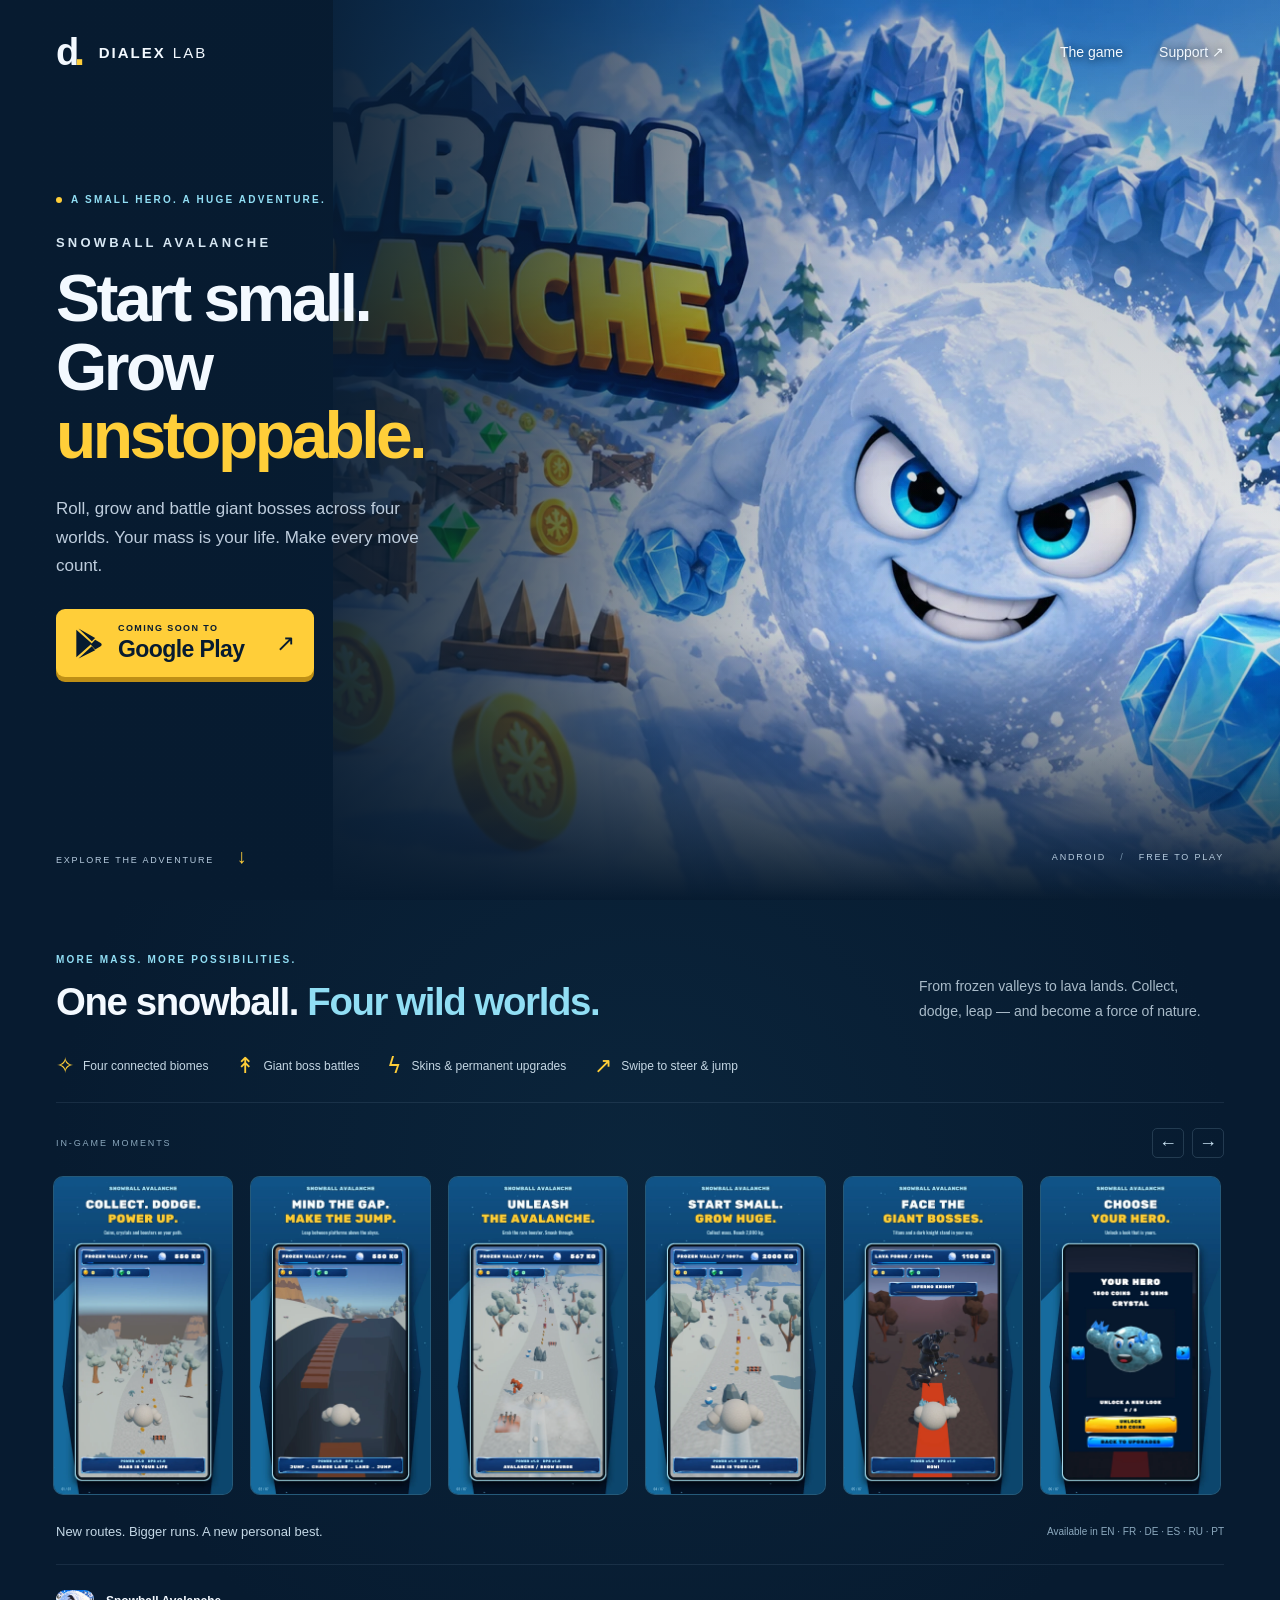
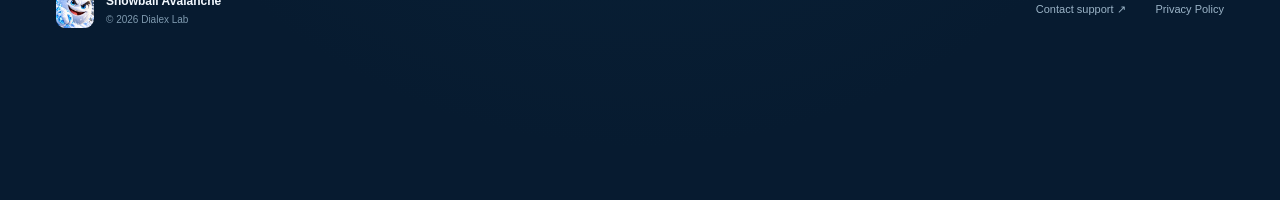
<file: index.html>
<!doctype html>
<html lang="en">
<head>
  <meta charset="UTF-8">
  <meta name="viewport" content="width=device-width, initial-scale=1">
  <meta name="theme-color" content="#071b30">
  <title>Snowball Avalanche — Roll. Grow. Take on giants.</title>
  <meta name="description" content="Start small. Grow unstoppable. Roll, jump and battle giant bosses across four worlds in Snowball Avalanche, an Android game by Dialex Lab.">
  <link rel="canonical" href="https://snowball.dialex.chat/">
  <meta property="og:title" content="Snowball Avalanche">
  <meta property="og:description" content="Roll, grow and battle giant bosses across four worlds. Coming soon to Google Play.">
  <meta property="og:type" content="website">
  <meta property="og:url" content="https://snowball.dialex.chat/">
  <meta property="og:image" content="https://snowball.dialex.chat/assets/hero.webp">
  <meta name="twitter:card" content="summary_large_image">
  <link rel="icon" href="assets/favicon.png" type="image/png">
  <link rel="stylesheet" href="styles.css">
  <script src="script.js" defer></script>
</head>
<body>
  <a class="skip-link" href="#adventure">Skip to game details</a>
  <main>
    <section class="hero" aria-labelledby="game-title">
      <div class="hero-art"><img src="assets/hero.webp" alt="Snowball Avalanche: a snowball hero races through an icy valley with a giant ice titan behind him" width="1672" height="941" fetchpriority="high"></div>
      <header class="header wrap">
        <a class="brand" href="./" aria-label="Dialex Lab home"><span class="brand-symbol" aria-hidden="true">d<span>.</span></span> DIALEX <span class="brand-light">LAB</span></a>
        <nav aria-label="Main navigation"><a href="#adventure">The game</a><a href="mailto:guadalupegamarrazz@gmail.com">Support <span aria-hidden="true">↗</span></a></nav>
      </header>
      <div class="hero-content wrap">
        <div class="eyebrow"><span></span> A SMALL HERO. A HUGE ADVENTURE.</div>
        <p class="game-name" id="game-title">SNOWBALL AVALANCHE</p>
        <h1>Start small.<br>Grow <em>unstoppable.</em></h1>
        <p class="hero-description">Roll, grow and battle giant bosses across four worlds. Your mass is your life. Make every move count.</p>
        <a class="play-button" href="https://play.google.com/store/apps/details?id=chat.dialex.snowball" target="_blank" rel="noopener noreferrer" title="Coming soon to Google Play"><svg viewBox="0 0 24 28" width="27" height="31" aria-hidden="true"><path fill="currentColor" d="M1 1.5v25L15 14 1 1.5Zm2-1L18 9l-3 3L3 .5Zm15 10 5 3a1.7 1.7 0 0 1 0 3l-5 3-4-4.5 4-4.5Zm-3 6L18 20 3 27.5l12-11Z"/></svg><span><small>COMING SOON TO</small><strong>Google Play</strong></span><span class="button-arrow" aria-hidden="true">↗</span></a>
      </div>
      <div class="hero-bottom wrap"><a href="#adventure">EXPLORE THE ADVENTURE <span aria-hidden="true">↓</span></a><span>ANDROID <span class="dot">/</span> FREE TO PLAY</span></div>
    </section>

    <section class="adventure" id="adventure" aria-labelledby="adventure-title">
      <div class="wrap">
        <div class="section-heading"><div><p class="eyebrow">MORE MASS. MORE POSSIBILITIES.</p><h2 id="adventure-title">One snowball.<br class="mobile-break"> <span>Four wild worlds.</span></h2></div><p>From frozen valleys to lava lands. Collect, dodge, leap — and become a force of nature.</p></div>
        <div class="features" aria-label="Game features"><span><b aria-hidden="true">✧</b> Four connected biomes</span><span><b aria-hidden="true">↟</b> Giant boss battles</span><span><b aria-hidden="true">ϟ</b> Skins & permanent upgrades</span><span><b aria-hidden="true">↗</b> Swipe to steer & jump</span></div>
        <div class="gallery-heading"><span>IN-GAME MOMENTS</span><div class="gallery-controls"><button id="previous" type="button" aria-label="Previous screenshots">←</button><button id="next" type="button" aria-label="Next screenshots">→</button></div></div>
        <div class="gallery" tabindex="0" aria-label="Game screenshots. Scroll horizontally to see all seven images.">
          <button class="shot" type="button" aria-label="Enlarge Collect, dodge, power up"><img src="assets/01_coins_boosters.webp" width="720" height="1280" loading="lazy" alt="Collect coins, crystals and boosters in the Frozen Valley"></button>
          <button class="shot" type="button" aria-label="Enlarge Make the jump"><img src="assets/02_chasm_jump.webp" width="720" height="1280" loading="lazy" alt="Jump between narrow platforms above a deep chasm"></button>
          <button class="shot" type="button" aria-label="Enlarge Unleash the avalanche"><img src="assets/03_avalanche.webp" width="720" height="1280" loading="lazy" alt="Use the rare avalanche booster to smash through obstacles"></button>
          <button class="shot" type="button" aria-label="Enlarge Grow huge"><img src="assets/04_mass_2000.webp" width="720" height="1280" loading="lazy" alt="Grow your snowball to 2,000 kilograms"></button>
          <button class="shot" type="button" aria-label="Enlarge Giant bosses"><img src="assets/05_dark_knight.webp" width="720" height="1280" loading="lazy" alt="Dodge the Inferno Knight's attack lane in the Lava Forge"></button>
          <button class="shot" type="button" aria-label="Enlarge Choose your hero"><img src="assets/06_skins.webp" width="720" height="1280" loading="lazy" alt="Unlock the Crystal hero skin with collected coins"></button>
          <button class="shot" type="button" aria-label="Enlarge Upgrades"><img src="assets/07_upgrades.webp" width="720" height="1280" loading="lazy" alt="Upgrade growth, armor, steering and starting mass"></button>
        </div>
        <div class="game-notes"><p>New routes. Bigger runs. A new personal best.</p><span>Available in EN · FR · DE · ES · RU · PT</span></div>
        <footer><a class="footer-game" href="#"><img src="assets/icon.webp" alt="" width="38" height="38"><span>Snowball Avalanche<small>© 2026 Dialex Lab</small></span></a><div><a href="mailto:guadalupegamarrazz@gmail.com">Contact support ↗</a><a href="privacy/">Privacy Policy</a></div></footer>
      </div>
    </section>
  </main>
  <dialog class="lightbox" aria-label="Enlarged game screenshot"><button class="close" type="button" aria-label="Close screenshot">×</button><img src="assets/01_coins_boosters.webp" alt=""></dialog>
</body>
</html>
</file>
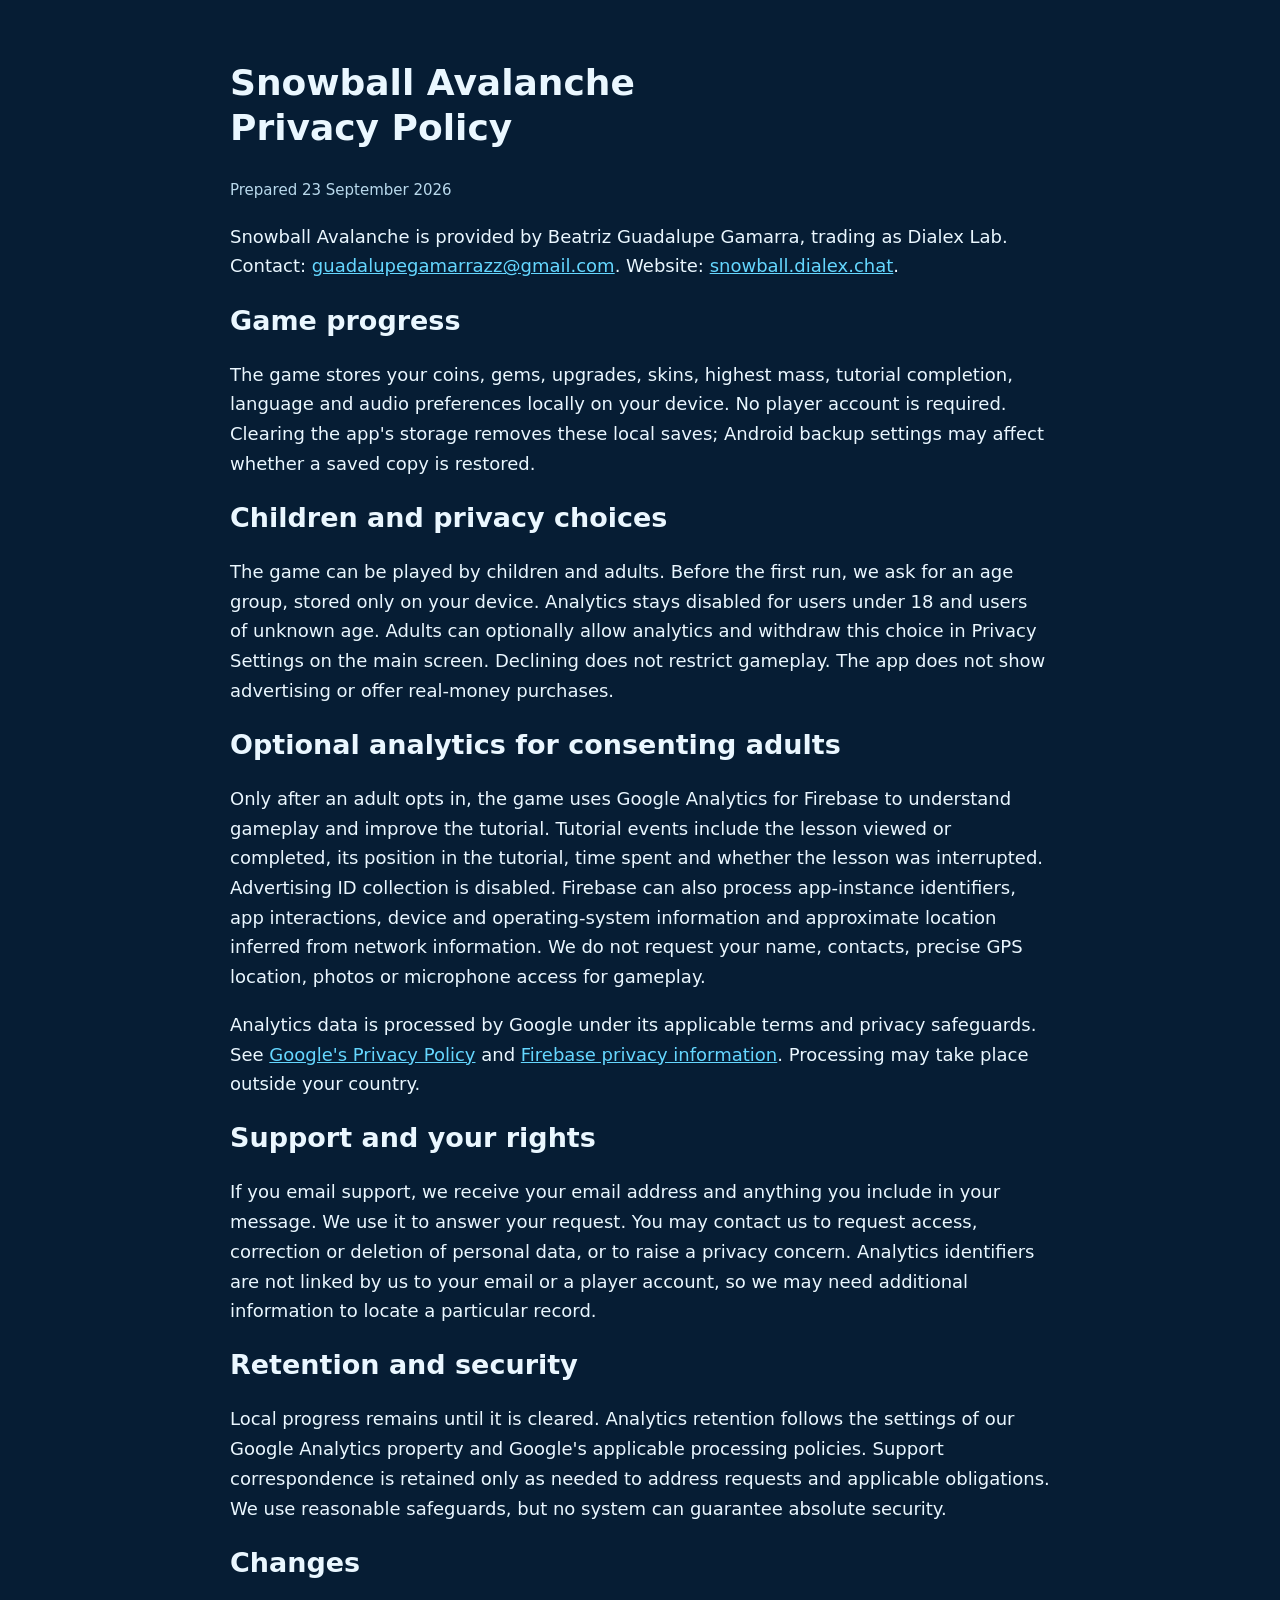
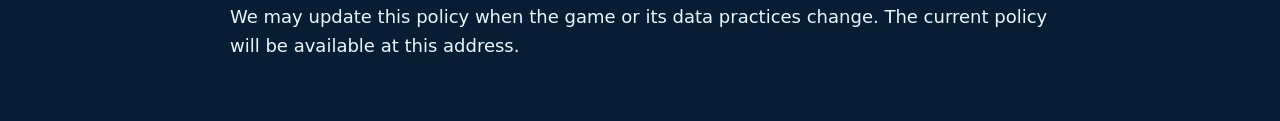
<file: privacy/index.html>
<!doctype html><html lang="en"><meta charset="utf-8"><meta name="viewport" content="width=device-width, initial-scale=1"><title>Snowball Avalanche — Privacy Policy</title>
<style>body{max-width:820px;margin:60px auto;padding:0 24px;background:#061d34;color:#eaf7ff;font:18px/1.65 system-ui}a{color:#65d7ff}h1,h2{line-height:1.25}small{color:#b9d9ec}</style>
<h1>Snowball Avalanche<br>Privacy Policy</h1><small>Prepared 23 September 2026</small>
<p>Snowball Avalanche is provided by Beatriz Guadalupe Gamarra, trading as Dialex Lab. Contact: <a href="mailto:guadalupegamarrazz@gmail.com">guadalupegamarrazz@gmail.com</a>. Website: <a href="https://snowball.dialex.chat">snowball.dialex.chat</a>.</p>
<h2>Game progress</h2><p>The game stores your coins, gems, upgrades, skins, highest mass, tutorial completion, language and audio preferences locally on your device. No player account is required. Clearing the app's storage removes these local saves; Android backup settings may affect whether a saved copy is restored.</p>
<h2>Children and privacy choices</h2><p>The game can be played by children and adults. Before the first run, we ask for an age group, stored only on your device. Analytics stays disabled for users under 18 and users of unknown age. Adults can optionally allow analytics and withdraw this choice in Privacy Settings on the main screen. Declining does not restrict gameplay. The app does not show advertising or offer real-money purchases.</p><h2>Optional analytics for consenting adults</h2><p>Only after an adult opts in, the game uses Google Analytics for Firebase to understand gameplay and improve the tutorial. Tutorial events include the lesson viewed or completed, its position in the tutorial, time spent and whether the lesson was interrupted. Advertising ID collection is disabled. Firebase can also process app-instance identifiers, app interactions, device and operating-system information and approximate location inferred from network information. We do not request your name, contacts, precise GPS location, photos or microphone access for gameplay.</p>
<p>Analytics data is processed by Google under its applicable terms and privacy safeguards. See <a href="https://policies.google.com/privacy">Google's Privacy Policy</a> and <a href="https://firebase.google.com/support/privacy">Firebase privacy information</a>. Processing may take place outside your country.</p>
<h2>Support and your rights</h2><p>If you email support, we receive your email address and anything you include in your message. We use it to answer your request. You may contact us to request access, correction or deletion of personal data, or to raise a privacy concern. Analytics identifiers are not linked by us to your email or a player account, so we may need additional information to locate a particular record.</p>
<h2>Retention and security</h2><p>Local progress remains until it is cleared. Analytics retention follows the settings of our Google Analytics property and Google's applicable processing policies. Support correspondence is retained only as needed to address requests and applicable obligations. We use reasonable safeguards, but no system can guarantee absolute security.</p>
<h2>Changes</h2><p>We may update this policy when the game or its data practices change. The current policy will be available at this address.</p>
</html>
</file>
<file: styles.css>
@charset "UTF-8";
:root{color-scheme:dark;--navy:#071b30;--ice:#91def4;--yellow:#ffce39;--muted:#a9bbc9}*{box-sizing:border-box}html{scroll-behavior:smooth;scroll-padding-top:24px}body{margin:0;background:var(--navy);color:#f3f9ff;font-family:Arial,Helvetica,sans-serif;-webkit-font-smoothing:antialiased}a{color:inherit;text-decoration:none}button{font:inherit}button,a{-webkit-tap-highlight-color:transparent}a:focus-visible,button:focus-visible,[tabindex]:focus-visible{outline:3px solid var(--yellow);outline-offset:6px}.wrap{width:min(1280px,calc(100% - 112px));margin:auto}.hero{min-height:760px;height:100svh;max-height:1080px;position:relative;isolation:isolate;overflow:hidden;background:#08213b}.hero-art{position:absolute;z-index:-2;inset:0 0 0 26%}.hero-art img{height:100%;width:100%;object-fit:cover;object-position:65% center}.hero:after{content:"";position:absolute;inset:0;z-index:-1;background:linear-gradient(90deg,#071b30 0%,#071b30f7 22%,#071b30bb 38%,#071b3015 67%),linear-gradient(0deg,#071b30 0%,transparent 30%,#071b3040 100%)}.header{display:flex;align-items:center;justify-content:space-between;height:104px}.brand{display:flex;align-items:center;gap:7px;font-size:15px;letter-spacing:2px;font-weight:800}.brand-symbol{font-size:38px;line-height:1;letter-spacing:-5px;margin-right:12px}.brand-symbol span{color:var(--yellow)}.brand-light{font-weight:400}.header nav{display:flex;gap:36px;font-size:14px}.header nav a{padding:10px 0;text-shadow:0 1px 8px #071b30}.header nav a:hover,footer a:hover{color:var(--ice)}.hero-content{position:relative;padding-top:clamp(60px,10vh,130px)}.eyebrow{font-size:10px;font-weight:700;letter-spacing:2.2px;color:var(--ice);display:flex;gap:9px;align-items:center}.eyebrow>span{width:6px;height:6px;background:var(--yellow);border-radius:100%}.game-name{font-size:13px;letter-spacing:3.2px;font-weight:800;margin:30px 0 14px;color:#d7e7f3}h1{font-size:clamp(48px,5.15vw,76px);font-weight:900;line-height:1.04;letter-spacing:-3.5px;margin:0;max-width:680px}h1 em{font-style:normal;color:var(--yellow);display:block}.hero-description{font-size:17px;line-height:1.7;color:#becddd;max-width:370px;margin:25px 0 28px}.play-button{display:inline-flex;align-items:center;gap:16px;padding:14px 19px;border-radius:9px;background:var(--yellow);color:#071b30;box-shadow:0 5px 0 #be8f16;transition:transform .2s,background .2s}.play-button:hover{background:#ffdf72;transform:translateY(-3px)}.play-button small{display:block;font-size:9px;font-weight:700;letter-spacing:1.4px;margin-bottom:3px}.play-button strong{font-size:23px;letter-spacing:-.6px}.button-arrow{font-size:23px;margin-left:16px}.clean-play{font-size:11px;color:#b6c8d8;margin:22px 0}.clean-play>span:first-child{color:var(--ice);margin-right:4px}.dot{margin:0 10px;color:#7996ae}.hero-bottom{position:absolute;bottom:32px;left:0;right:0;display:flex;justify-content:space-between;align-items:center;font-size:9px;letter-spacing:1.8px;color:#b7ccdf}.hero-bottom a span{font-size:20px;display:inline-block;margin-left:18px;color:var(--yellow)}.adventure{min-height:100svh;padding:54px 0 0;background:radial-gradient(ellipse at 50% 30%,#12385255,transparent 65%),var(--navy)}.section-heading{display:flex;align-items:end;justify-content:space-between;gap:36px}.section-heading .eyebrow{margin:0 0 15px}h2{font-size:clamp(29px,3vw,43px);letter-spacing:-1.4px;line-height:1.15;margin:0}h2 span{color:var(--ice)}.section-heading>p{font-size:14px;line-height:1.8;color:var(--muted);max-width:305px;margin:0}.mobile-break{display:none}.features{display:flex;gap:28px;margin:29px 0 25px;padding-bottom:23px;border-bottom:1px solid #accfe41a;font-size:12px;color:#c5d7e4}.features span{display:flex;align-items:center;gap:9px}.features b{font-size:22px;color:var(--yellow);font-weight:400}.gallery-heading{display:flex;justify-content:space-between;align-items:center;margin-bottom:15px;font-size:9px;letter-spacing:1.9px;color:#8ca9be}.gallery-controls{display:flex;gap:8px}.gallery-controls button{border:1px solid #7091aa44;background:transparent;color:#cce5f5;width:32px;height:30px;cursor:pointer;border-radius:5px;font-size:18px}.gallery-controls button:hover{background:#23465d}.gallery-controls button:disabled{opacity:.3;cursor:default}.gallery{display:flex;gap:17px;overflow:auto;scroll-snap-type:x mandatory;scrollbar-width:thin;scrollbar-color:#365773 transparent;padding:3px 3px 14px;margin:0 -3px}.shot{flex:0 0 calc((100% - 85px)/6);min-width:145px;padding:0;border:1px solid #8ec9e32b;border-radius:10px;overflow:hidden;background:#104364;scroll-snap-align:start;cursor:zoom-in;transition:transform .2s,border-color .2s}.shot:hover{transform:translateY(-3px);border-color:var(--ice)}.shot img{width:100%;height:auto;display:block}.game-notes{display:flex;justify-content:space-between;align-items:center;gap:16px;padding:15px 0 25px;color:#8ca9be;font-size:10px}.game-notes p{color:#c4d8e6;font-size:13px;margin:0}footer{border-top:1px solid #accfe41a;padding:25px 0;display:flex;align-items:center;justify-content:space-between;gap:20px}.footer-game{display:flex;align-items:center;gap:12px;font-size:12px;font-weight:700}.footer-game img{border-radius:9px}.footer-game small{display:block;color:#7f9aaf;font-weight:400;font-size:10px;margin-top:6px}footer>div{display:flex;gap:30px;font-size:11px;color:#9bb4c7}.skip-link{position:fixed;top:-100px;left:20px;background:var(--yellow);color:#071b30;padding:15px;z-index:10}.skip-link:focus{top:10px}.lightbox{padding:0;border:1px solid #6591ac;border-radius:12px;background:#071b30;max-height:94svh;max-width:94vw;overflow:visible}.lightbox::backdrop{background:#020c17e8;backdrop-filter:blur(8px)}.lightbox>img{display:block;width:auto;max-width:90vw;height:auto;max-height:90svh;border-radius:12px}.close{position:absolute;right:8px;top:8px;width:38px;height:38px;background:#061d34e8;color:white;border:1px solid #bde9ff;border-radius:50%;font-size:27px;cursor:pointer}body:has(dialog[open]){overflow:hidden}@media(min-width:1600px){.shot{flex-basis:calc((100% - 102px)/7)}}@media(max-width:1000px){.wrap{width:calc(100% - 64px)}.hero-art{left:10%}.hero:after{background:linear-gradient(90deg,#071b30f7 0%,#071b30cc 30%,#071b3030 85%),linear-gradient(0deg,#071b30,transparent 60%)}.features{gap:15px;flex-wrap:wrap}.section-heading{align-items:start}.section-heading>p{max-width:250px}.shot{flex-basis:calc((100% - 51px)/4)}}@media(max-width:600px){.wrap{width:calc(100% - 40px)}.hero{min-height:790px;max-height:none;height:100svh}.header{height:76px}.brand{font-size:11px;gap:5px}.brand-symbol{font-size:30px;margin-right:8px}.header nav{gap:19px;font-size:12px}.hero-art{inset:65px 0 auto 0;height:46%;}.hero-art img{object-position:60% center}.hero:after{background:linear-gradient(0deg,#071b30 0%,#071b30 38%,#071b30e6 45%,#071b3000 72%,#071b3050 92%,#071b30 100%)}.hero-content{padding-top:clamp(250px,34svh,360px)}.eyebrow{font-size:8px;letter-spacing:1.6px}.game-name{margin:19px 0 12px;font-size:10px;letter-spacing:2.6px}h1{font-size:clamp(39px,10.8vw,60px);letter-spacing:-2px}.hero-description{font-size:14px;line-height:1.65;margin:18px 0 20px;max-width:340px}.play-button{padding:11px 16px;gap:13px}.play-button strong{font-size:21px}.clean-play{font-size:10px;margin-top:19px}.hero-bottom{bottom:20px;font-size:8px;letter-spacing:1px}.hero-bottom>span{display:none}.hero-bottom a span{font-size:17px}.adventure{padding-top:38px}.section-heading{display:block}.section-heading>p{max-width:340px;margin-top:17px;font-size:13px}.mobile-break{display:block}h2{font-size:34px}.features{display:grid;grid-template-columns:1fr 1fr;gap:10px;font-size:10px;margin-top:20px;padding-bottom:18px}.features b{font-size:19px}.gallery{gap:12px}.shot{flex-basis:43%;min-width:0}.game-notes{display:block;padding:12px 0 22px}.game-notes span{display:block;margin-top:10px;font-size:9px}footer{align-items:flex-start;padding:21px 0}footer>div{flex-direction:column;gap:12px;font-size:10px}.footer-game{font-size:10px}.footer-game img{width:32px;height:32px}}@media(prefers-reduced-motion:reduce){html{scroll-behavior:auto}*{transition:none!important}}
</file>
